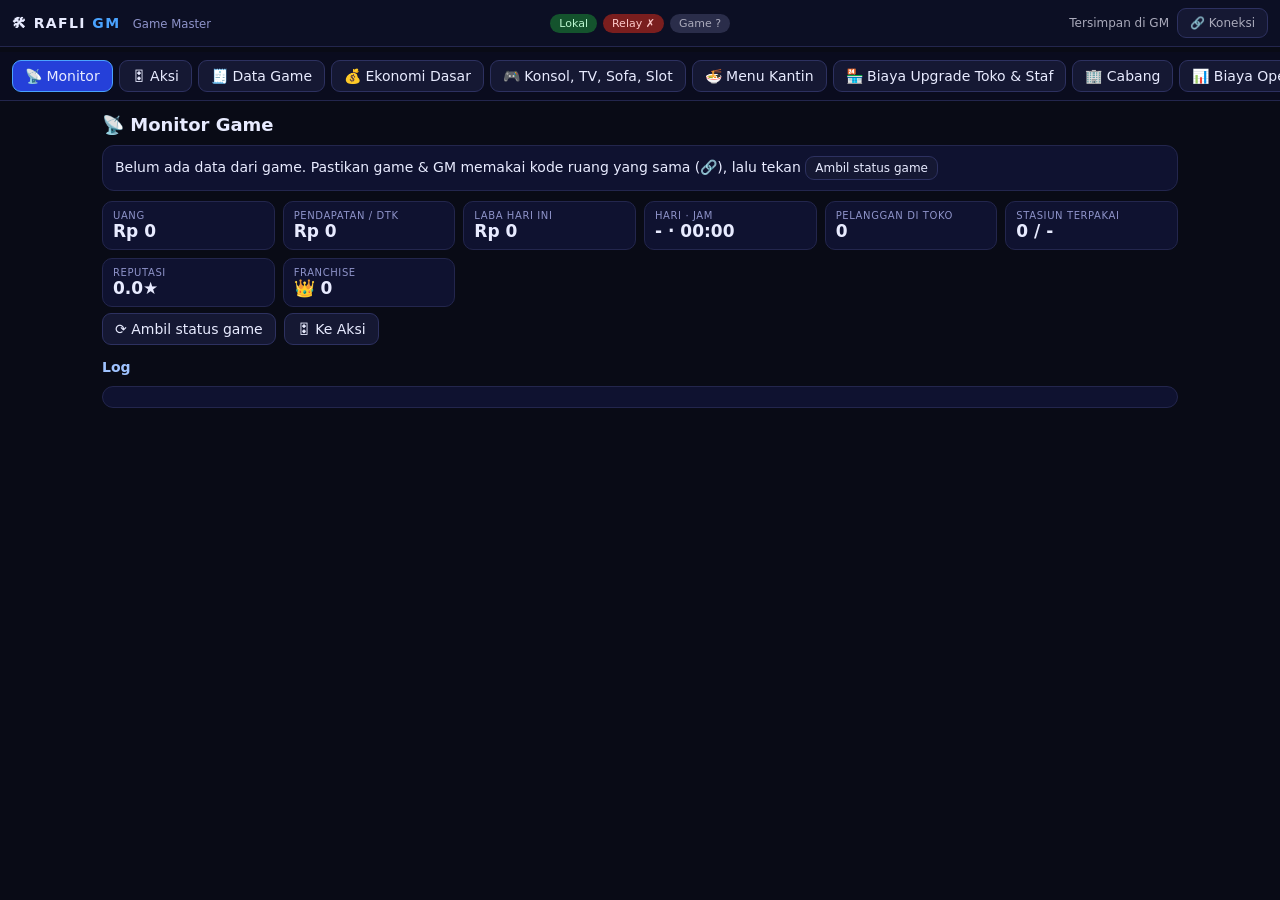
<file: rafli-gm/index.html>
<!DOCTYPE html>
<html lang="id">
<head>
<meta charset="utf-8">
<meta name="viewport" content="width=device-width, initial-scale=1, viewport-fit=cover">
<title>RAFLI GM — Game Master</title>
<link rel="stylesheet" href="style.css">
</head>
<body>
<header id="top">
  <div class="brand">🛠 RAFLI <b>GM</b> <small>Game Master</small></div>
  <div class="conn" id="conn" title="Status koneksi ke game">
    <span id="pLocal" class="pill">Lokal</span><span id="pRemote" class="pill">Relay</span><span id="pGame" class="pill">Game</span>
  </div>
  <div class="tools"><span id="sendState">—</span><button id="btnConn">🔗 Koneksi</button></div>
</header>
<nav id="nav"></nav>
<main id="main"></main>
<div id="connBox" class="hidden"><div class="box">
  <h3>🔗 Koneksi ke Game</h3>
  <p>Masukkan <b>kode ruang</b> ini di game (tombol 🔗 di pojok kanan atas game). Setelah tersambung, semua perubahan di sini langsung berlaku di game.</p>
  <label>Kode ruang<div class="row"><input id="cRoom" autocomplete="off"><button id="cCopy">Salin</button><button id="cNew">Baru</button></div></label>
  <label>Server relay<input id="cServer" autocomplete="off"></label>
  <label class="chk"><input type="checkbox" id="cRemote"> Pakai relay internet (wajib bila game dan GM adalah aplikasi terpisah)</label>
  <label class="chk"><input type="checkbox" id="cAuto"> Ambil status game otomatis tiap 30 detik (menghabiskan kuota pesan)</label>
  <div id="cStat" class="stat"></div>
  <div class="row"><button id="cSave" class="ok">Simpan & sambung</button><button id="cResend">Kirim ulang semua pengaturan</button><button id="cClose">Tutup</button></div>
  <small>Relay gratis ntfy.sh dibatasi ±250 pesan/hari per jaringan. Perubahan digabung otomatis supaya hemat. Untuk batas lebih longgar, isi alamat server ntfy milik sendiri. Kode ruang bersifat rahasia.</small>
</div></div>
<div id="toast"></div>
<script type="module" src="js/gm.js"></script>
</body>
</html>
</file>
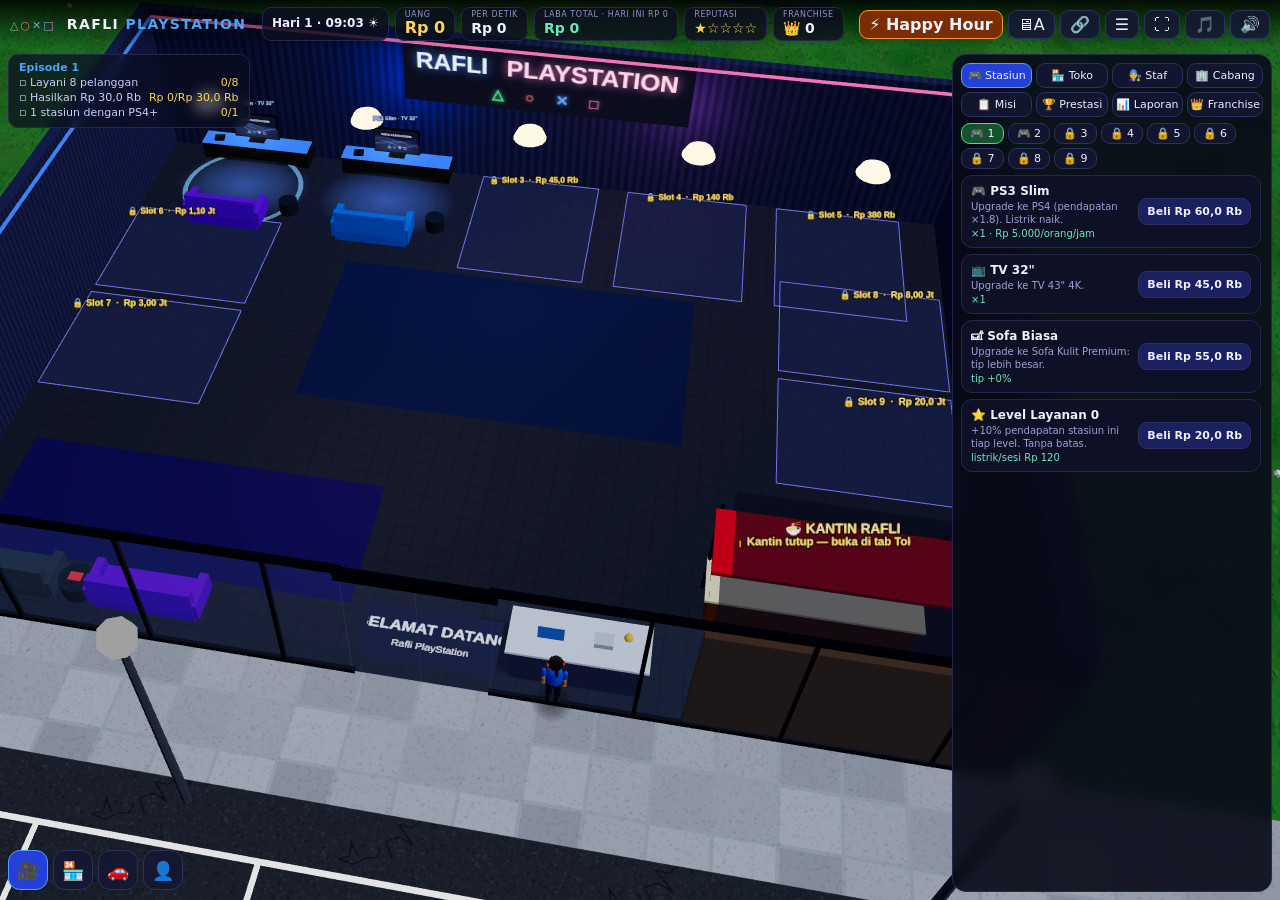
<file: rafli-playstation/index.html>
<!DOCTYPE html>
<html lang="id">
<head>
<meta charset="utf-8">
<meta name="viewport" content="width=device-width, initial-scale=1, maximum-scale=1, user-scalable=no, viewport-fit=cover">
<title>RAFLI PLAYSTATION — Idle Tycoon 3D</title>
<link rel="stylesheet" href="style.css">
<script type="importmap">{ "imports": { "three": "./vendor/three.module.js" } }</script>
</head>
<body>
<canvas id="gl"></canvas>
<header id="top">
  <div class="brand"><span class="sym">△○✕□</span> RAFLI <b>PLAYSTATION</b></div>
  <div class="stats">
    <div class="chip" id="clock">Hari 1 · 09:00</div>
    <div class="money"><small>Uang</small><b id="money">Rp 0</b></div>
    <div><small>Per detik</small><b id="ips">Rp 0</b></div>
    <div><small id="profitL">Laba total</small><b id="profit">Rp 0</b></div>
    <div><small>Reputasi</small><b id="rep">★☆☆☆☆</b></div>
    <div><small>Franchise</small><b id="stars">👑 0</b></div>
  </div>
  <div class="btns"><button id="btnHH">⚡ Happy Hour</button><button id="btnGfx" title="Grafis">🖥A</button><button id="btnLink" title="Sambung ke aplikasi GM">🔗</button><button id="btnSide" title="Panel">☰</button><button id="btnFull" title="Layar penuh">⛶</button><button id="btnMus" title="Musik">🎵</button><button id="btnSfx" title="Efek suara">🔊</button></div>
</header>
<aside id="quests"></aside>
<div id="camBtns"><button data-cam="pano" class="on" title="Panorama">🎥</button><button data-cam="inside" title="Dalam toko">🏪</button><button data-cam="parking" title="Parkiran">🚗</button><button data-cam="follow" title="Ikuti pelanggan">👤</button></div>
<div id="npcInfo" class="hidden"></div>
<button id="genBtn" class="hidden">⚡ Hidupkan Genset</button>
<div id="banner"></div>
<div id="tut" class="hidden"></div>
<div id="toast"></div>
<aside id="side">
  <div class="tabs" id="tabs"></div>
  <div id="cards"></div>
</aside>
<div id="rotate" class="hidden"><div><div class="ico">📱↻</div><b>Putar ke mode lanskap</b><p>Game ini dimainkan menyamping supaya layarnya luas.</p></div></div>
<div id="linkBox" class="hidden"><div class="box"><h3>🔗 Sambungkan ke Aplikasi GM</h3>
  <p>Aplikasi GM mengatur semua ekonomi, data, dan acara game ini secara realtime. Masukkan <b>kode ruang</b> yang sama di kedua aplikasi.</p>
  <label>Kode ruang<input id="linkRoom" placeholder="mis. rafli-ab12cd34" autocomplete="off"></label>
  <label>Server relay<input id="linkServer" autocomplete="off"></label>
  <label class="chk"><input type="checkbox" id="linkRemote"> Pakai relay internet (untuk aplikasi GM terpisah)</label>
  <div id="linkStat"></div>
  <div class="row"><button id="linkNew">Buat kode baru</button><button id="linkSave" class="ok">Simpan &amp; sambung</button><button id="linkClose">Tutup</button></div>
  <small>Kode ruang bersifat rahasia — siapa pun yang tahu kode bisa mengatur game. Relay gratis ntfy.sh dibatasi ±250 pesan/hari; GM menggabung perubahan agar hemat.</small></div></div>
<div id="welcome" class="hidden"><div class="box"><h2>Selamat datang kembali!</h2><p id="welcomeTxt"></p><button id="welcomeOk">Ambil</button></div></div>
<script type="module" src="js/main.js"></script>
</body>
</html>
</file>
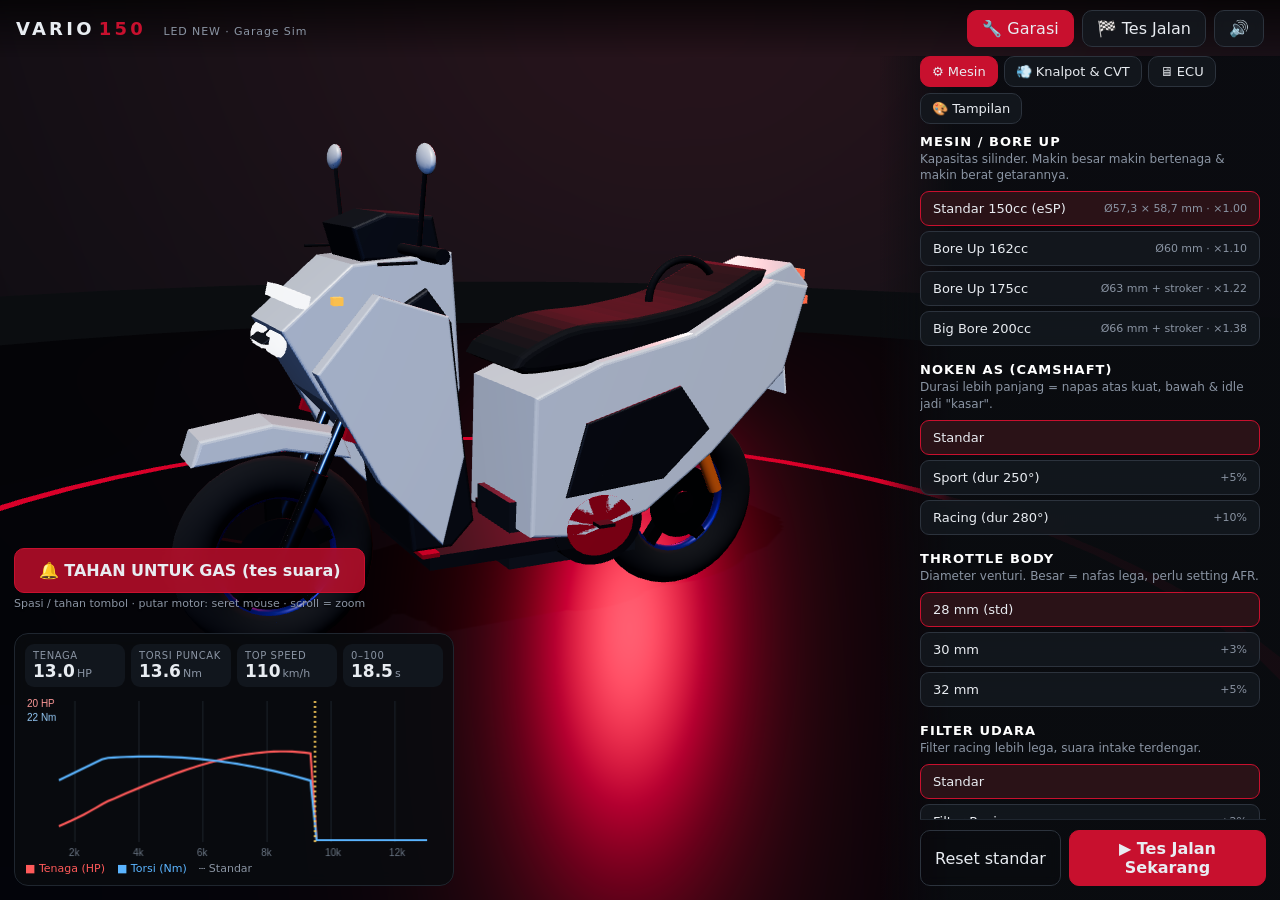
<file: vario150-sim/index.html>
<!DOCTYPE html>
<html lang="id">
<head>
<meta charset="utf-8">
<meta name="viewport" content="width=device-width, initial-scale=1, maximum-scale=1, user-scalable=no, viewport-fit=cover">
<title>Vario 150 LED — Garage & Racing Simulator</title>
<link rel="stylesheet" href="style.css">
<script type="importmap">{ "imports": { "three": "./vendor/three.module.js" } }</script>
</head>
<body>
<canvas id="gl"></canvas>

<div id="loading"><div class="box"><h1>VARIO 150 LED</h1><p>Menyiapkan garasi &amp; suara mesin…</p><div class="bar"><i></i></div></div></div>

<header id="top">
  <div class="brand">VARIO<b>150</b> <small>LED NEW · Garage Sim</small></div>
  <nav>
    <button id="btnGarage" class="on">🔧 Garasi</button>
    <button id="btnDrive">🏁 Tes Jalan</button>
    <button id="btnMute" title="Suara">🔊</button>
  </nav>
</header>

<!-- GARASI -->
<aside id="garage">
  <div class="tabs" id="tabs"></div>
  <div class="panel" id="panel"></div>
  <div class="foot">
    <button id="btnReset" class="ghost">Reset standar</button>
    <button id="btnGo" class="go">▶ Tes Jalan Sekarang</button>
  </div>
</aside>

<section id="stats">
  <div class="kpis" id="kpis"></div>
  <canvas id="dyno" width="420" height="170"></canvas>
  <div class="legend"><span class="hp">■ Tenaga (HP)</span><span class="nm">■ Torsi (Nm)</span><span class="st">┄ Standar</span></div>
</section>

<div id="revbox">
  <button id="revBtn">🔔 TAHAN UNTUK GAS (tes suara)</button>
  <small>Spasi / tahan tombol · putar motor: seret mouse · scroll = zoom</small>
</div>

<!-- HUD -->
<div id="hud" class="hidden">
  <canvas id="tach" width="300" height="300"></canvas>
  <div class="speed"><span id="spd">0</span><small>km/h</small></div>
  <div class="gear" id="rpmTxt">1500 rpm</div>
  <div class="times">
    <div>Jarak <b id="lap">0 m</b></div>
    <div>Waktu <b id="tLap">0:00.0</b></div>
    <div>Terbaik 400m <b id="tBest">--</b></div>
    <div>0–100 <b id="t100">--</b></div>
    <div id="flash"></div>
  </div>
  <div class="helper">W/↑ gas · S/↓/Spasi rem · A D / ←→ belok · C kamera · R reset · G garasi</div>
  <div id="msg"></div>
  <div class="touch" id="touch">
    <button id="tL">◀</button><button id="tR">▶</button>
    <button id="tBrake">REM</button><button id="tGas">GAS</button>
  </div>
</div>
<script type="module" src="js/main.js"></script>
</body>
</html>
</file>
<file: rafli-gm/style.css>
*{box-sizing:border-box;-webkit-tap-highlight-color:transparent}
html,body{margin:0;height:100%;background:#090b16;color:#e8ebff;font-family:system-ui,-apple-system,Segoe UI,Roboto,sans-serif;font-size:14px}
.hidden{display:none!important}
button{font:inherit;color:inherit;cursor:pointer;border:1px solid #2d3160;background:#151833;border-radius:9px;padding:7px 12px}
button:hover{border-color:#5560ff}button.ok{background:#1fa05a;border-color:#4ade80;font-weight:700}button.warn{background:#7a1e1e;border-color:#f87171}button.sm{padding:4px 9px;font-size:12px}
input,select,textarea{font:inherit;color:#fff;background:#0a0c1e;border:1px solid #2d3160;border-radius:8px;padding:6px 8px;max-width:100%}
input[type=number]{width:130px}input[type=range]{padding:0;accent-color:#4aa3ff}textarea{width:100%;min-height:120px;resize:vertical}
#top{position:sticky;top:0;z-index:5;display:flex;gap:10px;align-items:center;justify-content:space-between;flex-wrap:wrap;padding:8px calc(12px + env(safe-area-inset-right)) 8px calc(12px + env(safe-area-inset-left));padding-top:calc(8px + env(safe-area-inset-top));background:#0c0f24;border-bottom:1px solid #23264d}
.brand{font-weight:800;letter-spacing:.1em}.brand b{color:#4aa3ff}.brand small{color:#8e93c9;font-weight:500;letter-spacing:0;margin-left:6px}
.conn{display:flex;gap:6px}.pill{padding:3px 9px;border-radius:99px;font-size:11px;background:#2a2d4a;color:#aab}.pill.on{background:#14532d;color:#bbf7d0}.pill.err{background:#7a1e1e;color:#fecaca}.pill.mid{background:#6b4a0b;color:#fde68a}
.tools{display:flex;gap:8px;align-items:center;font-size:12px;color:#aab}
#nav{display:flex;gap:6px;overflow-x:auto;padding:8px calc(12px + env(safe-area-inset-left));background:#0a0c1e;border-bottom:1px solid #23264d;position:sticky;top:calc(52px + env(safe-area-inset-top));z-index:4}
#nav button{white-space:nowrap}#nav button.on{background:#2540d9;border-color:#4aa3ff}
#main{padding:12px calc(12px + env(safe-area-inset-right)) 80px calc(12px + env(safe-area-inset-left));max-width:1100px;margin:auto}
h2{margin:6px 0 10px;font-size:18px}h3{margin:14px 0 6px;font-size:14px;color:#9fc3ff}
.card{background:#0f1230;border:1px solid #23264d;border-radius:12px;padding:10px 12px;margin-bottom:10px}
.grid{display:grid;grid-template-columns:repeat(auto-fill,minmax(150px,1fr));gap:8px}
.kpi{background:#0f1230;border:1px solid #23264d;border-radius:10px;padding:8px 10px}.kpi small{display:block;color:#8e93c9;font-size:10px;text-transform:uppercase;letter-spacing:.06em}.kpi b{font-size:17px;font-variant-numeric:tabular-nums}
.field{display:grid;grid-template-columns:1fr auto;gap:2px 10px;align-items:center;padding:7px 0;border-bottom:1px solid #1a1d3d}.field:last-child{border:0}
.field label{font-size:13px}.field .hint{grid-column:1/3;font-size:11px;color:#8e93c9}.field .ctl{display:flex;gap:8px;align-items:center;justify-content:flex-end;flex-wrap:wrap}
.field.mod label{color:#ffd45e}.field .def{font-size:11px;color:#6b709e}.field .rs{padding:2px 7px;font-size:12px}
table{width:100%;border-collapse:collapse;font-size:12px}th,td{padding:4px;border-bottom:1px solid #1a1d3d;text-align:left}th{color:#8e93c9;font-weight:600}td input{width:100%;min-width:60px}td input[type=number]{width:100%}.tw{overflow-x:auto}
.row{display:flex;gap:8px;flex-wrap:wrap;align-items:center;margin:6px 0}.row input{flex:1;min-width:90px}
.stat{margin:8px 0;padding:6px 9px;background:#0a0c1e;border-radius:8px;color:#9fe;font-size:12px}
#connBox{position:fixed;inset:0;z-index:20;background:#000b;display:flex;align-items:center;justify-content:center;padding:12px}
#connBox .box{background:#0f1230;border:1px solid #4aa3ff;border-radius:14px;padding:14px 18px;max-width:520px;width:100%;max-height:92vh;overflow:auto}
#connBox label{display:block;margin:8px 0 2px;color:#c9ceff}#connBox .chk{display:flex;gap:8px;align-items:center}#connBox small{color:#8e93c9;font-size:11px;display:block;margin-top:6px}
#toast{position:fixed;left:50%;bottom:16px;transform:translateX(-50%);background:#101330;border:1px solid #4aa3ff;padding:8px 16px;border-radius:20px;opacity:0;transition:.3s;pointer-events:none;z-index:30}
.search{width:100%;margin-bottom:10px;padding:9px 12px}.log{max-height:200px;overflow:auto;font-family:monospace;font-size:11px;color:#9aa}
.fr{display:flex;justify-content:space-between;padding:2px 0;font-size:12px}.fr.tot{border-top:1px solid #23264d;font-weight:700}.good{color:#6ee7b7}.bad{color:#fca5a5}
.evbtns{display:flex;flex-wrap:wrap;gap:6px}
@media(max-width:640px){.field{grid-template-columns:1fr}.field .ctl{justify-content:flex-start}}
</file>
<file: rafli-playstation/style.css>
*{box-sizing:border-box;-webkit-tap-highlight-color:transparent}
html,body{margin:0;height:100%;overflow:hidden;background:#0a0b14;color:#eef0ff;font-family:system-ui,-apple-system,Segoe UI,Roboto,sans-serif;user-select:none;touch-action:none}
#gl{position:fixed;inset:0;width:100%;height:100%}
.hidden{display:none!important}
button{font:inherit;color:inherit;cursor:pointer;border:1px solid #2d3160;background:#151833dd;border-radius:9px;padding:5px 10px;backdrop-filter:blur(6px);transition:.12s}
button:hover{border-color:#5560ff}
/* ---- bar atas (tipis) ---- */
#top{position:fixed;left:0;right:0;top:0;z-index:5;display:flex;justify-content:space-between;align-items:center;padding:5px max(10px,env(safe-area-inset-right)) 5px max(10px,env(safe-area-inset-left));background:linear-gradient(#000d,#0000);gap:8px;height:48px;pointer-events:none}
#top>*{pointer-events:auto}
.brand{font-weight:800;letter-spacing:.1em;font-size:14px;white-space:nowrap}.brand b{color:#4aa3ff}.sym{font-size:11px;letter-spacing:.18em;margin-right:5px;background:linear-gradient(90deg,#4ade80,#f87171,#60a5fa,#f472b6);-webkit-background-clip:text;color:transparent}
.stats{display:flex;gap:6px;align-items:stretch}
.stats>div{background:#0c0e1fcc;border:1px solid #23264d;border-radius:9px;padding:2px 9px;min-width:68px;line-height:1.15}
.stats small{display:block;font-size:8px;color:#8e93c9;text-transform:uppercase;letter-spacing:.07em}
.stats b{font-size:14px;font-variant-numeric:tabular-nums}.money b{color:#ffd45e;font-size:16px}#rep{color:#ffd45e}
.chip{display:flex;align-items:center;font-size:12px;font-weight:700}
.btns{display:flex;gap:5px}.btns button{padding:4px 9px}
#btnHH{white-space:nowrap;background:#7a2e00;border-color:#fb923c;font-weight:700}#btnHH.act{background:#c2410c;box-shadow:0 0 14px #fb923c}
.btns button.off{opacity:.5}
/* ---- panel samping (kanan) ---- */
#side{position:fixed;right:max(8px,env(safe-area-inset-right));top:54px;bottom:8px;width:clamp(240px,25vw,330px);z-index:5;background:#080a18e6;border:1px solid #23264d;border-radius:14px;padding:8px;display:flex;flex-direction:column;gap:6px;backdrop-filter:blur(8px);transition:transform .25s}
#side.closed{transform:translateX(calc(100% + 16px))}
.tabs{display:grid;grid-template-columns:repeat(4,1fr);gap:4px}
.tabs button{padding:5px 2px;font-size:11px;white-space:nowrap}.tabs button.on{background:#2540d9;border-color:#4aa3ff}
#cards{flex:1;overflow-y:auto;touch-action:pan-y;display:flex;flex-direction:column;gap:6px;padding-right:2px}
#cards::-webkit-scrollbar{width:5px}#cards::-webkit-scrollbar-thumb{background:#2d3160;border-radius:3px}
.chips{display:flex;gap:4px;flex-wrap:wrap}.chips button{padding:3px 8px;font-size:11px}.chips button.on{background:#14532d;border-color:#4ade80}
.cards{display:flex;flex-direction:column;gap:6px}
.card{background:#0e1126;border:1px solid #23264d;border-radius:11px;padding:8px 9px;display:grid;grid-template-columns:1fr auto;gap:2px 8px;align-items:center}
.card h4{margin:0;font-size:12px;grid-column:1}.card p{margin:0;font-size:10px;color:#9ba0d4;grid-column:1;line-height:1.3}
.card .lv{font-size:10px;color:#6ee7b7;grid-column:1}
.card button{grid-column:2;grid-row:1/4;font-weight:700;font-size:11px;background:#1b2060;padding:6px 8px;min-width:78px}.card button.can{background:#1fa05a;border-color:#4ade80}.card button:disabled{opacity:.45;cursor:default}
.qlist{background:#0e1126;border:1px solid #23264d;border-radius:11px;padding:8px 10px}
.qlist h4{margin:0 0 5px;font-size:13px}.q{margin:6px 0;font-size:12px}.q.done{color:#6ee7b7}.bar{height:5px;background:#1b2060;border-radius:4px;margin-top:3px;overflow:hidden}.bar i{display:block;height:100%;background:linear-gradient(90deg,#4aa3ff,#6ee7b7)}
.qlist small{display:block;margin-top:6px;color:#8e93c9;font-size:10px}
.stat{font-size:11px;color:#c9ceff;margin:2px 0 6px;line-height:1.6}.stat b{color:#ffd45e}
.achs{display:flex;flex-direction:column;gap:4px}
.ach{background:#12163a;border:1px solid #23264d;border-radius:8px;padding:5px 8px;opacity:.6}.ach.got{opacity:1;border-color:#4ade80}.ach b{display:block;font-size:11px}.ach small{color:#9ba0d4;font-size:10px}
/* ---- HUD kiri ---- */
#quests{position:fixed;left:max(8px,env(safe-area-inset-left));top:54px;z-index:4;background:#0b0d1fb8;border:1px solid #23264d;border-radius:10px;padding:6px 10px;font-size:11px;max-width:260px;backdrop-filter:blur(6px);pointer-events:none}
#quests b{display:block;margin-bottom:2px;color:#4aa3ff}
.qm{margin:2px 0;color:#c9ceff}.qm em{color:#ffd45e;font-style:normal;float:right;margin-left:8px}.qm.done{color:#6ee7b7}
#banner{position:fixed;z-index:6;left:calc(50% - 130px);top:54px;transform:translate(-50%,-30px);background:linear-gradient(90deg,#1e3a8a,#7c3aed);border:1px solid #93c5fd;padding:7px 16px;border-radius:22px;opacity:0;transition:.35s;pointer-events:none;font-weight:700;font-size:13px;max-width:60vw;text-align:center}
#banner.show{opacity:1;transform:translate(-50%,0)}
#toast{position:fixed;z-index:7;left:calc(50% - 130px);bottom:16px;transform:translateX(-50%);background:#101330;border:1px solid #4aa3ff;padding:6px 14px;border-radius:18px;opacity:0;transition:.3s;pointer-events:none;font-size:12px}
#tut{position:fixed;z-index:4;left:calc(50% - 130px);bottom:52px;transform:translateX(-50%);background:#0b2a4acc;border:1px solid #4aa3ff;color:#e6f0ff;padding:6px 14px;border-radius:12px;font-size:12px;max-width:min(520px,56vw);text-align:center;backdrop-filter:blur(6px);pointer-events:none}
body.noside #banner,body.noside #toast,body.noside #tut{left:50%}
#welcome{position:fixed;inset:0;z-index:9;background:#000a;display:flex;align-items:center;justify-content:center}
#welcome .box{background:#101330;border:1px solid #4aa3ff;border-radius:16px;padding:20px 26px;text-align:center;max-width:90vw}
#welcome h2{margin:0 0 8px}#welcome button{background:#1fa05a;border-color:#4ade80;font-weight:700;padding:9px 24px}
#rotate{position:fixed;inset:0;z-index:20;background:#070816;display:flex;align-items:center;justify-content:center;text-align:center;padding:30px}
#rotate .ico{font-size:56px;margin-bottom:10px}#rotate p{color:#9ba0d4}
/* ---- layar pendek (HP lanskap) ---- */
@media(max-height:520px){
  #top{height:40px;padding:3px 8px}.brand{font-size:12px}.brand .sym{display:none}.stats>div{padding:1px 7px;min-width:58px}.stats b{font-size:12px}.money b{font-size:13px}.stats small{font-size:7px}.chip{font-size:11px}
  #side{top:44px;bottom:6px;right:6px;width:clamp(210px,30vw,280px);padding:6px}
  #quests{display:none}#banner,#toast,#tut{left:calc(50% - 105px)}#tut{bottom:46px;font-size:11px}
  .card p{display:none}.tabs button{font-size:10px}
}
@media(max-width:920px) and (max-height:520px){.stats>div:nth-child(5){display:none}.brand{display:none}#btnHH{font-size:11px;padding:3px 7px}.btns button{padding:3px 7px}.money{min-width:70px}.money b{white-space:nowrap}}
@media(max-height:520px){#side{right:max(6px,env(safe-area-inset-right))}#top{padding-left:max(8px,env(safe-area-inset-left));padding-right:max(8px,env(safe-area-inset-right))}}

#camBtns{position:fixed;left:max(8px,env(safe-area-inset-left));bottom:10px;z-index:5;display:flex;gap:5px}
#camBtns button{width:40px;height:40px;padding:0;font-size:18px;border-radius:12px}#camBtns button.on{background:#2540d9;border-color:#4aa3ff}
#npcInfo{position:fixed;left:max(8px,env(safe-area-inset-left));bottom:58px;z-index:5;background:#0b0d1fe6;border:1px solid #4aa3ff;border-radius:12px;padding:8px 12px;font-size:12px;line-height:1.5;min-width:210px;max-width:260px;backdrop-filter:blur(8px)}
#npcInfo b{font-size:14px;color:#fff}#npcInfo span{color:#ffd45e;margin-left:6px}#npcInfo small{display:block;color:#9ba0d4;font-size:10px;margin-top:2px;font-family:monospace}
#npcInfo .nb{display:flex;gap:6px;margin-top:6px}#npcInfo .nb button{padding:4px 9px;font-size:11px}
#genBtn{position:fixed;left:50%;top:100px;transform:translateX(-50%);z-index:7;background:#a16207;border-color:#fde047;font-weight:700;padding:10px 20px;animation:pulse 1s infinite}
@keyframes pulse{50%{box-shadow:0 0 18px #fde047}}
.fr{display:flex;justify-content:space-between;font-size:11px;padding:2px 0;color:#c9ceff}.fr b{font-variant-numeric:tabular-nums}.fr.tot{border-top:1px solid #23264d;margin-top:3px;padding-top:4px;color:#fff;font-weight:700}.fr.good b{color:#6ee7b7}.fr.bad b{color:#fca5a5}.fr.good,.fr.bad{font-size:13px;font-weight:800}
.note{background:#0e1126;border:1px solid #3a2f12;border-radius:10px;padding:7px 9px;font-size:10px;color:#ffd9a0;line-height:1.4}
@media(max-height:520px){#camBtns button{width:34px;height:34px;font-size:15px}#npcInfo{bottom:50px;font-size:11px;min-width:190px}.fr{font-size:10px}}

#btnLink.on{background:#14532d;border-color:#4ade80}
#linkBox{position:fixed;inset:0;z-index:12;background:#000b;display:flex;align-items:center;justify-content:center;padding:12px}
#linkBox .box{background:#0f1230;border:1px solid #4aa3ff;border-radius:14px;padding:14px 18px;max-width:440px;width:100%;font-size:12px;line-height:1.5;max-height:92vh;overflow:auto}
#linkBox h3{margin:0 0 6px}#linkBox label{display:block;margin:8px 0 2px;color:#c9ceff}#linkBox input[type=text],#linkBox input:not([type]){width:100%;padding:7px 9px;border-radius:8px;border:1px solid #2d3160;background:#0a0c1e;color:#fff;font:inherit;user-select:text}
#linkBox .chk{display:flex;gap:8px;align-items:center}#linkStat{margin:8px 0;background:#0a0c1e;border-radius:8px;padding:6px 9px;color:#9fe}
#linkBox .row{display:flex;gap:6px;flex-wrap:wrap;margin:8px 0}#linkBox .ok{background:#1fa05a;border-color:#4ade80;font-weight:700}#linkBox small{color:#8e93c9;font-size:10px;display:block}

#histChart{width:100%;height:auto;display:block;margin:4px 0 6px;background:#0a0c1e;border-radius:8px}
.ht{width:100%;border-collapse:collapse;font-size:10px}.ht th,.ht td{padding:2px 4px;text-align:right;border-bottom:1px solid #1a1d3d}.ht th:first-child,.ht td:first-child{text-align:left}.ht .good{color:#6ee7b7}.ht .bad{color:#fca5a5}
.stats b,.stats small{white-space:nowrap}.stats>div{min-width:0}#profitL{max-width:150px;overflow:hidden;text-overflow:ellipsis}
@media(max-width:1180px){.stats>div:nth-child(6){display:none}.brand{font-size:13px}}
</file>
<file: vario150-sim/style.css>
*{box-sizing:border-box;-webkit-tap-highlight-color:transparent}
html,body{margin:0;height:100%;overflow:hidden;background:#0b0d10;color:#e8ecf1;font-family:system-ui,-apple-system,Segoe UI,Roboto,sans-serif;user-select:none;touch-action:none}
#gl{position:fixed;inset:0;width:100%;height:100%;display:block}
.hidden{display:none!important}
#loading{position:fixed;inset:0;z-index:50;background:radial-gradient(circle at 50% 40%,#1c2128,#07080a);display:flex;align-items:center;justify-content:center;transition:opacity .5s}
#loading .box{text-align:center}
#loading h1{letter-spacing:.3em;font-weight:800;margin:0 0 8px;font-size:34px;color:#fff}
#loading p{color:#8a94a3;margin:0 0 18px}
#loading .bar{width:260px;height:4px;background:#222;border-radius:3px;margin:auto;overflow:hidden}
#loading .bar i{display:block;height:100%;width:40%;background:#c8102e;animation:ld 1.1s infinite ease-in-out}
@keyframes ld{0%{margin-left:-40%}100%{margin-left:100%}}
#top{position:fixed;left:0;right:0;top:0;z-index:10;display:flex;justify-content:space-between;align-items:center;padding:10px 16px;background:linear-gradient(#000a,#0000)}
.brand{font-weight:800;letter-spacing:.18em;font-size:18px}.brand b{color:#c8102e;margin-left:4px}.brand small{letter-spacing:.08em;color:#8a94a3;font-weight:500;font-size:11px;margin-left:8px}
nav{display:flex;gap:8px}
button{font:inherit;cursor:pointer;border:1px solid #2c333d;background:#141920cc;color:#e8ecf1;padding:8px 14px;border-radius:10px;backdrop-filter:blur(6px);transition:.15s}
button:hover{background:#1e2530;border-color:#46505e}
button.on{background:#c8102e;border-color:#c8102e}
#garage{position:fixed;right:0;top:56px;bottom:0;width:min(400px,100%);z-index:9;display:flex;flex-direction:column;background:linear-gradient(90deg,#0000,#0a0c10f2 18%);padding:0 14px 14px 40px}
.tabs{display:flex;flex-wrap:wrap;gap:6px;margin-bottom:10px}
.tabs button{padding:7px 11px;font-size:13px}
.panel{flex:1;overflow:auto;padding-right:6px;touch-action:pan-y}
.panel::-webkit-scrollbar{width:6px}.panel::-webkit-scrollbar-thumb{background:#2c333d;border-radius:3px}
.grp{margin-bottom:16px}
.grp h3{margin:0 0 2px;font-size:13px;letter-spacing:.08em;text-transform:uppercase;color:#fff}
.grp p{margin:0 0 8px;font-size:12px;color:#8a94a3;line-height:1.35}
.opts{display:flex;flex-direction:column;gap:5px}
.opt{display:flex;justify-content:space-between;align-items:center;text-align:left;padding:9px 12px;font-size:13px;border-radius:9px}
.opt small{color:#8a94a3;font-size:11px}
.opt.sel{border-color:#c8102e;background:#2a1217}
.sw{display:flex;gap:10px;flex-wrap:wrap}.sw button{width:46px;height:46px;border-radius:50%;padding:0;border:3px solid #2c333d}.sw button.sel{border-color:#fff}
.slider{margin:10px 0 14px}
.slider label{display:flex;justify-content:space-between;font-size:13px;margin-bottom:4px}
.slider label b{color:#ffcf5c;font-variant-numeric:tabular-nums}
input[type=range]{width:100%;accent-color:#c8102e;height:28px}
.chk{display:flex;gap:10px;align-items:center;font-size:13px;margin:8px 0}
.note{font-size:12px;color:#ffb36b;background:#2a1d10;border:1px solid #4a3118;border-radius:8px;padding:8px 10px;margin:6px 0}
.foot{display:flex;gap:8px;padding-top:10px;border-top:1px solid #1f262f}
.foot .go{flex:1;background:#c8102e;border-color:#c8102e;font-weight:700}
.ghost{background:transparent}
#stats{position:fixed;left:14px;bottom:14px;z-index:9;width:min(440px,calc(100% - 28px - 400px));min-width:300px;background:#0a0c10dd;border:1px solid #1f262f;border-radius:14px;padding:10px;backdrop-filter:blur(8px)}
.kpis{display:grid;grid-template-columns:repeat(4,1fr);gap:6px;margin-bottom:6px}
.kpi{background:#11161d;border-radius:9px;padding:6px 8px}.kpi small{display:block;font-size:10px;color:#8a94a3;text-transform:uppercase;letter-spacing:.06em}.kpi b{font-size:17px;font-variant-numeric:tabular-nums}.kpi b i{font-size:11px;color:#8a94a3;font-style:normal;font-weight:400;margin-left:2px}
#dyno{width:100%;height:auto;display:block}
.legend{display:flex;gap:12px;font-size:11px;color:#8a94a3}.legend .hp{color:#ff5a5a}.legend .nm{color:#5ab4ff}
#revbox{position:fixed;left:14px;bottom:290px;z-index:9;display:flex;flex-direction:column;gap:4px}
#revBtn{background:#c8102ecc;border-color:#c8102e;font-weight:700;padding:12px 18px}
#revBtn:active,#revBtn.act{background:#ff2a48}
#revbox small{color:#8a94a3;font-size:11px;text-shadow:0 1px 2px #000}
/* HUD */
#hud{position:fixed;inset:0;z-index:8;pointer-events:none}
#tach{position:absolute;right:14px;bottom:14px;width:230px;height:230px}
.speed{position:absolute;right:14px;bottom:100px;width:230px;text-align:center;text-shadow:0 2px 8px #000}
.speed span{font-size:64px;font-weight:800;font-variant-numeric:tabular-nums}.speed small{display:block;color:#aeb7c4;margin-top:-8px}
.gear{position:absolute;right:14px;bottom:70px;width:230px;text-align:center;font-size:13px;color:#ffcf5c;font-variant-numeric:tabular-nums}
.times{position:absolute;left:14px;top:70px;background:#0009;border:1px solid #1f262f;border-radius:12px;padding:10px 14px;font-size:13px;line-height:1.7;min-width:170px}
.times b{float:right;margin-left:14px;font-variant-numeric:tabular-nums;color:#fff}
#flash{color:#7dff9a;font-weight:700;min-height:18px}
.helper{position:absolute;left:50%;transform:translateX(-50%);bottom:12px;font-size:12px;color:#c9d1dc;background:#0007;padding:6px 12px;border-radius:20px;white-space:nowrap}
#msg{position:absolute;top:30%;left:50%;transform:translateX(-50%);font-size:40px;font-weight:800;text-shadow:0 3px 14px #000;opacity:0;transition:opacity .4s;text-align:center}
.touch{display:none;position:absolute;inset:auto 0 0 0;height:160px;pointer-events:none}
.touch button{position:absolute;pointer-events:auto;width:84px;height:84px;border-radius:50%;font-size:20px;font-weight:800;opacity:.85;bottom:30px;touch-action:none}
#tL{left:16px}#tR{left:116px}#tBrake{right:250px;background:#3a1015}#tGas{right:136px;bottom:70px;width:100px;height:100px;background:#c8102e}
@media (pointer:coarse){.touch{display:block}.helper{display:none}}
@media (max-width:820px){
  #garage{width:100%;top:auto;height:52%;background:#0a0c10f5;padding:10px 12px;border-top:1px solid #1f262f}
  #stats{left:8px;top:56px;bottom:auto;width:calc(100% - 16px);padding:6px}#dyno{display:none}.legend{display:none}.kpis{margin:0}
  #revbox{left:8px;bottom:calc(52% + 10px)}#revbox small{display:none}
  .brand small{display:none}
  #tach{width:150px;height:150px}.speed{width:150px;bottom:70px}.speed span{font-size:40px}.gear{width:150px;bottom:48px}
  #tBrake{right:170px}#tGas{right:70px}
}
</file>
